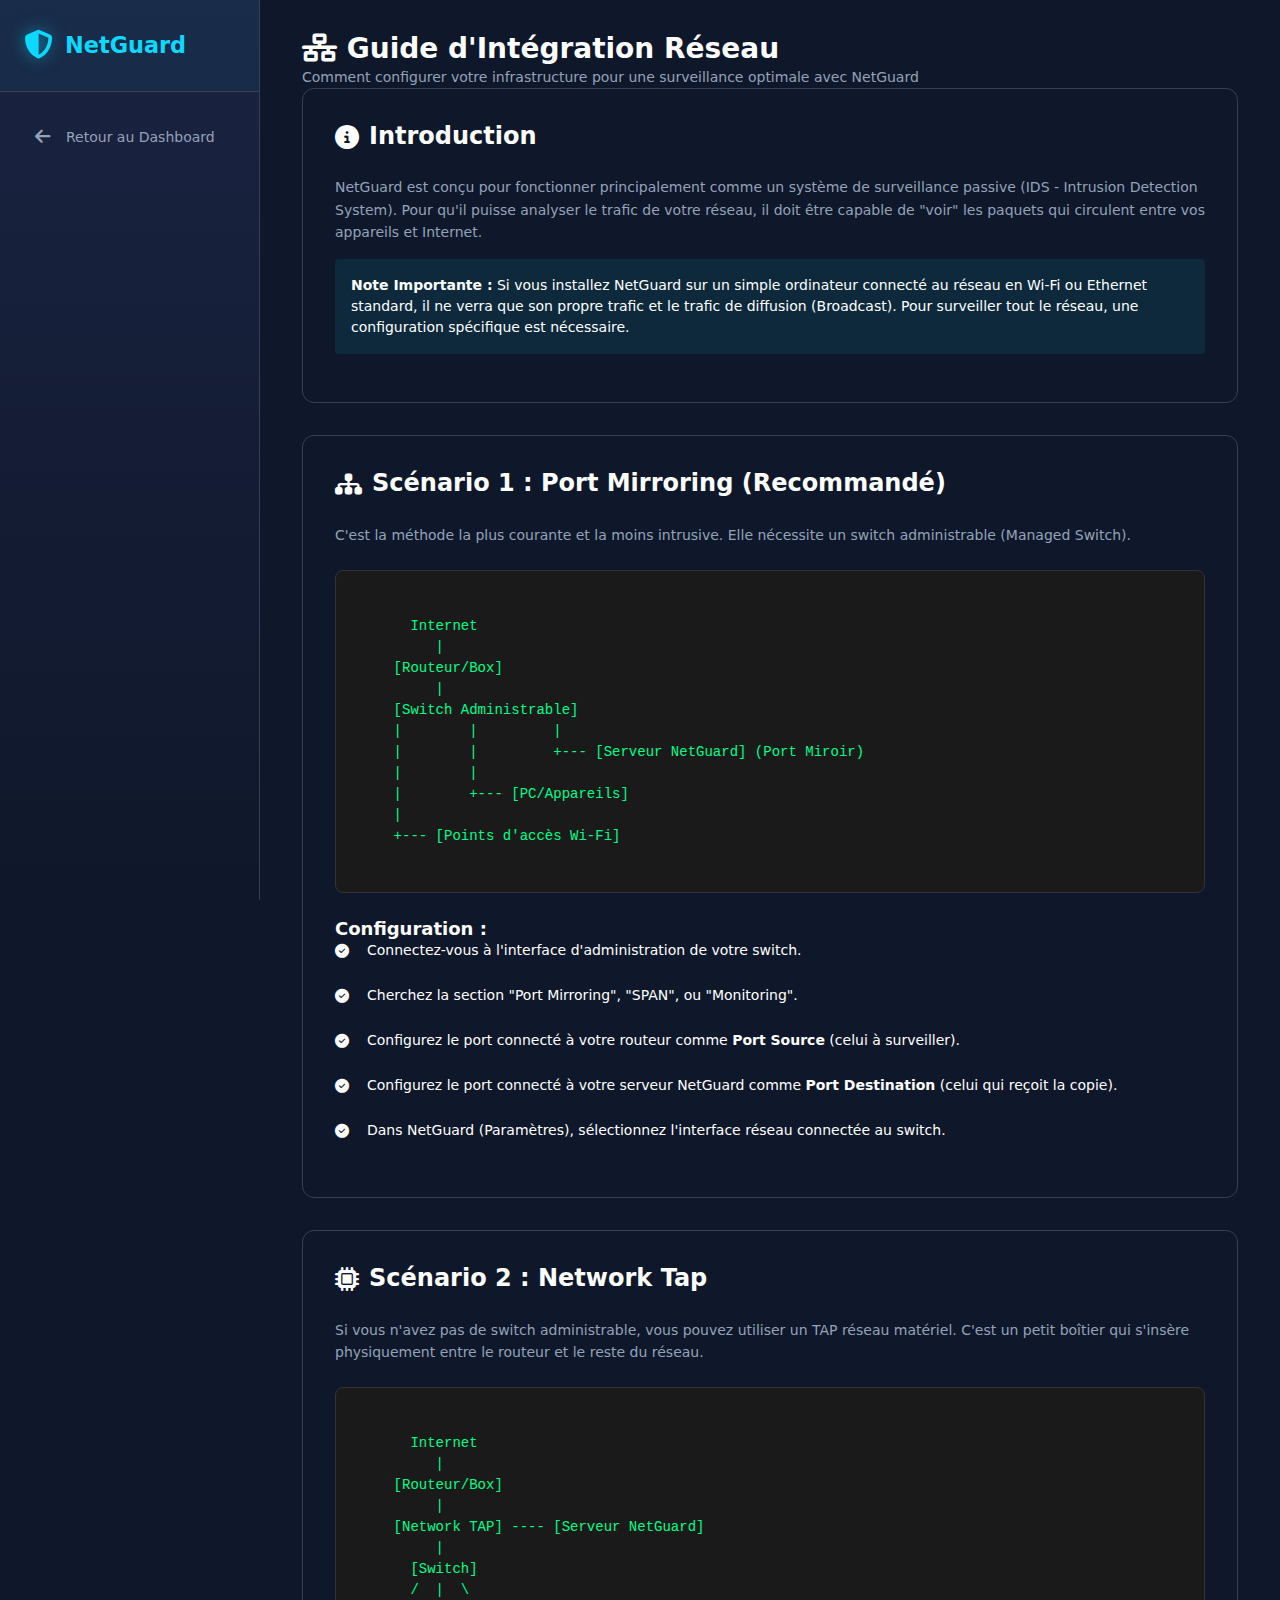
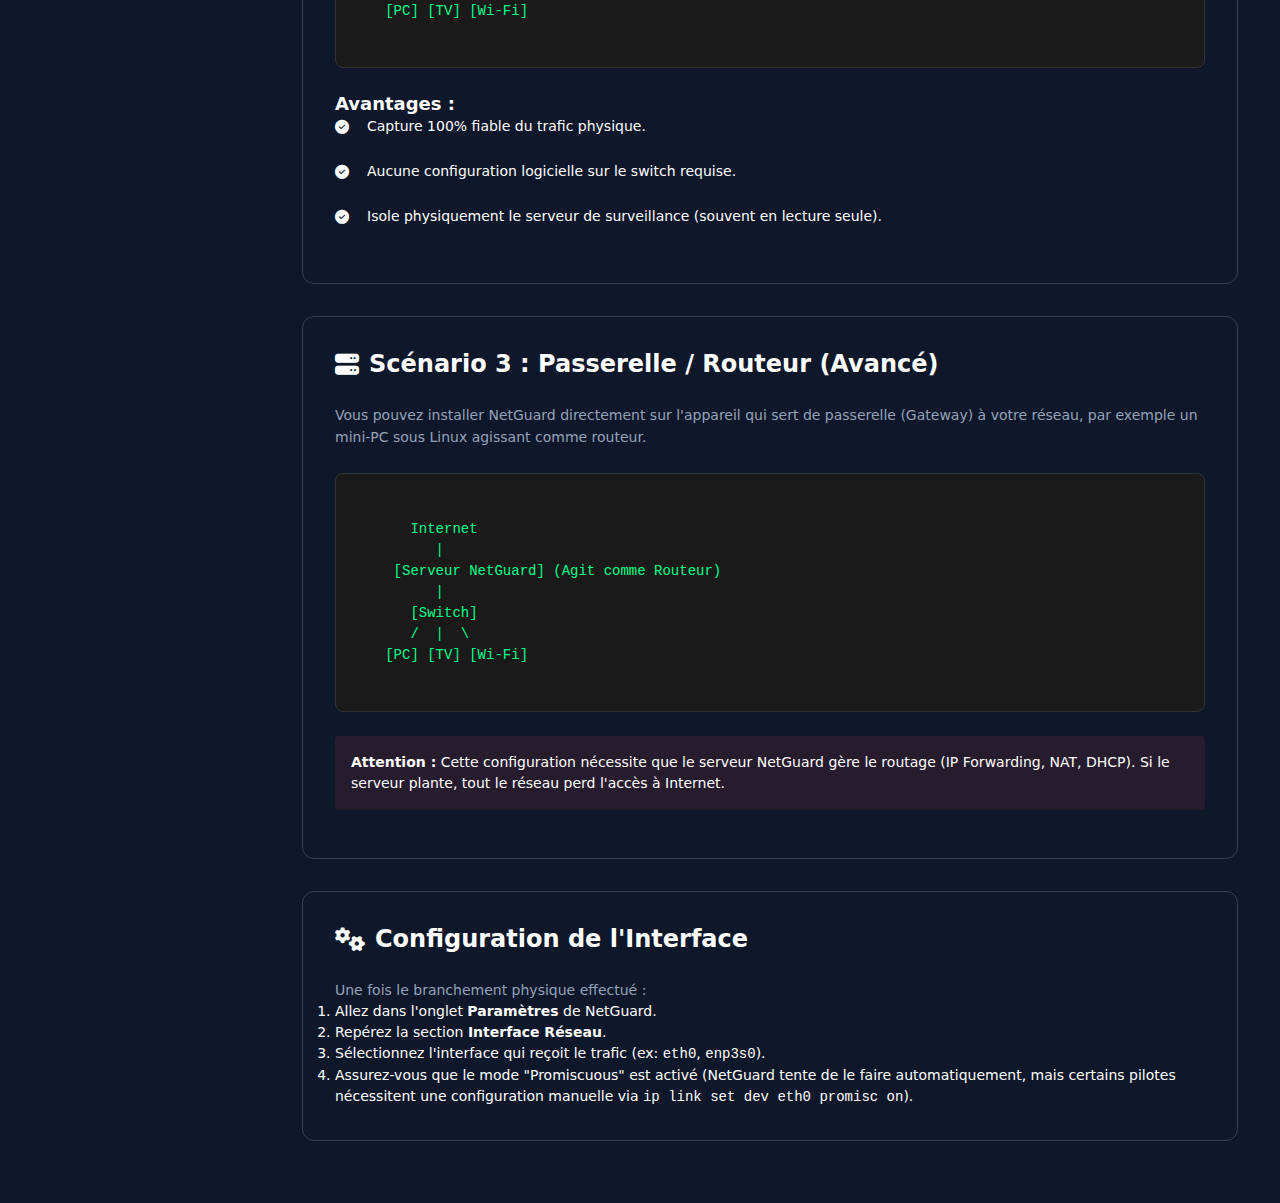
<file: firewall/wwwroot/setup.html>
<!DOCTYPE html>
<html lang="fr">
<head>
    <meta charset="UTF-8">
    <meta name="viewport" content="width=device-width, initial-scale=1.0">
    <title>Guide d'Installation R&eacute;seau - NetGuard</title>
    <link rel="stylesheet" href="css/style.css">
    <link rel="stylesheet" href="https://cdnjs.cloudflare.com/ajax/libs/font-awesome/6.5.1/css/all.min.css">
    <style>
        .setup-container {
            max-width: 1000px;
            margin: 0 auto;
            padding: 2rem;
        }
        .setup-section {
            background: var(--card-bg);
            border-radius: 12px;
            padding: 2rem;
            margin-bottom: 2rem;
            border: 1px solid var(--border-color);
        }
        .setup-title {
            color: var(--primary-color);
            font-size: 1.5rem;
            margin-bottom: 1.5rem;
            display: flex;
            align-items: center;
            gap: 10px;
        }
        .diagram {
            background: #1a1a1a;
            padding: 1.5rem;
            border-radius: 8px;
            font-family: monospace;
            white-space: pre;
            overflow-x: auto;
            margin: 1.5rem 0;
            color: #00ff88;
            border: 1px solid #333;
        }
        .step-list {
            list-style: none;
            padding: 0;
        }
        .step-item {
            margin-bottom: 1.5rem;
            padding-left: 2rem;
            position: relative;
        }
        .step-item::before {
            content: "\f058";
            font-family: "Font Awesome 6 Free";
            font-weight: 900;
            position: absolute;
            left: 0;
            color: var(--primary-color);
        }
        .warning-box {
            background: rgba(255, 71, 87, 0.1);
            border-left: 4px solid var(--danger-color);
            padding: 1rem;
            margin: 1rem 0;
            border-radius: 4px;
        }
        .info-box {
            background: rgba(0, 210, 211, 0.1);
            border-left: 4px solid var(--info-color);
            padding: 1rem;
            margin: 1rem 0;
            border-radius: 4px;
        }
    </style>
</head>
<body>
    <nav class="sidebar">
        <div class="logo">
            <span class="logo-icon"><i class="fas fa-shield-alt"></i></span>
            <span>NetGuard</span>
        </div>
        <ul class="nav-menu">
            <li class="nav-item" onclick="window.location.href='/'">
                <span class="nav-icon"><i class="fas fa-arrow-left"></i></span>
                <span>Retour au Dashboard</span>
            </li>
        </ul>
    </nav>

    <main class="main-content">
        <div class="setup-container">
            <header class="page-header">
                <h1><i class="fas fa-network-wired"></i> Guide d'Int&eacute;gration R&eacute;seau</h1>
                <p>Comment configurer votre infrastructure pour une surveillance optimale avec NetGuard</p>
            </header>

            <div class="setup-section">
                <h2 class="setup-title"><i class="fas fa-info-circle"></i> Introduction</h2>
                <p>NetGuard est con&ccedil;u pour fonctionner principalement comme un syst&egrave;me de surveillance passive (IDS - Intrusion Detection System). Pour qu'il puisse analyser le trafic de votre r&eacute;seau, il doit &ecirc;tre capable de "voir" les paquets qui circulent entre vos appareils et Internet.</p>
                <div class="info-box">
                    <strong>Note Importante :</strong> Si vous installez NetGuard sur un simple ordinateur connect&eacute; au r&eacute;seau en Wi-Fi ou Ethernet standard, il ne verra que son propre trafic et le trafic de diffusion (Broadcast). Pour surveiller tout le r&eacute;seau, une configuration sp&eacute;cifique est n&eacute;cessaire.
                </div>
            </div>

            <div class="setup-section">
                <h2 class="setup-title"><i class="fas fa-sitemap"></i> Sc&eacute;nario 1 : Port Mirroring (Recommand&eacute;)</h2>
                <p>C'est la m&eacute;thode la plus courante et la moins intrusive. Elle n&eacute;cessite un switch administrable (Managed Switch).</p>
                
                <div class="diagram">
      Internet
         |
    [Routeur/Box]
         |
    [Switch Administrable]
    |        |         |
    |        |         +--- [Serveur NetGuard] (Port Miroir)
    |        |
    |        +--- [PC/Appareils]
    |
    +--- [Points d'acc&egrave;s Wi-Fi]
                </div>

                <h3>Configuration :</h3>
                <ul class="step-list">
                    <li class="step-item">Connectez-vous &agrave; l'interface d'administration de votre switch.</li>
                    <li class="step-item">Cherchez la section "Port Mirroring", "SPAN", ou "Monitoring".</li>
                    <li class="step-item">Configurez le port connect&eacute; &agrave; votre routeur comme <strong>Port Source</strong> (celui &agrave; surveiller).</li>
                    <li class="step-item">Configurez le port connect&eacute; &agrave; votre serveur NetGuard comme <strong>Port Destination</strong> (celui qui re&ccedil;oit la copie).</li>
                    <li class="step-item">Dans NetGuard (Param&egrave;tres), s&eacute;lectionnez l'interface r&eacute;seau connect&eacute;e au switch.</li>
                </ul>
            </div>

            <div class="setup-section">
                <h2 class="setup-title"><i class="fas fa-microchip"></i> Sc&eacute;nario 2 : Network Tap</h2>
                <p>Si vous n'avez pas de switch administrable, vous pouvez utiliser un TAP r&eacute;seau mat&eacute;riel. C'est un petit bo&icirc;tier qui s'ins&egrave;re physiquement entre le routeur et le reste du r&eacute;seau.</p>

                <div class="diagram">
      Internet
         |
    [Routeur/Box]
         |
    [Network TAP] ---- [Serveur NetGuard]
         |
      [Switch]
      /  |  \
   [PC] [TV] [Wi-Fi]
                </div>

                <h3>Avantages :</h3>
                <ul class="step-list">
                    <li class="step-item">Capture 100% fiable du trafic physique.</li>
                    <li class="step-item">Aucune configuration logicielle sur le switch requise.</li>
                    <li class="step-item">Isole physiquement le serveur de surveillance (souvent en lecture seule).</li>
                </ul>
            </div>

            <div class="setup-section">
                <h2 class="setup-title"><i class="fas fa-server"></i> Sc&eacute;nario 3 : Passerelle / Routeur (Avanc&eacute;)</h2>
                <p>Vous pouvez installer NetGuard directement sur l'appareil qui sert de passerelle (Gateway) &agrave; votre r&eacute;seau, par exemple un mini-PC sous Linux agissant comme routeur.</p>

                <div class="diagram">
      Internet
         |
    [Serveur NetGuard] (Agit comme Routeur)
         |
      [Switch]
      /  |  \
   [PC] [TV] [Wi-Fi]
                </div>

                <div class="warning-box">
                    <strong>Attention :</strong> Cette configuration n&eacute;cessite que le serveur NetGuard g&egrave;re le routage (IP Forwarding, NAT, DHCP). Si le serveur plante, tout le r&eacute;seau perd l'acc&egrave;s &agrave; Internet.
                </div>
            </div>

            <div class="setup-section">
                <h2 class="setup-title"><i class="fas fa-cogs"></i> Configuration de l'Interface</h2>
                <p>Une fois le branchement physique effectu&eacute; :</p>
                <ol>
                    <li>Allez dans l'onglet <strong>Param&egrave;tres</strong> de NetGuard.</li>
                    <li>Rep&eacute;rez la section <strong>Interface R&eacute;seau</strong>.</li>
                    <li>S&eacute;lectionnez l'interface qui re&ccedil;oit le trafic (ex: <code>eth0</code>, <code>enp3s0</code>).</li>
                    <li>Assurez-vous que le mode "Promiscuous" est activ&eacute; (NetGuard tente de le faire automatiquement, mais certains pilotes n&eacute;cessitent une configuration manuelle via <code>ip link set dev eth0 promisc on</code>).</li>
                </ol>
            </div>
        </div>
    </main>
</body>
</html>
</file>
<file: firewall/wwwroot/css/style.css>
/* ==========================================
   WEBGUARD - MAIN STYLESHEET
   ==========================================
   Table of Contents:
   1. CSS Variables & Reset
   2. Base Elements
   3. Layout (Sidebar, Main Content)
   4. Components (Buttons, Cards, Badges, Tables)
   5. Forms & Inputs
   6. Navigation & Header
   7. Pages (Dashboard, Devices, etc.)
   8. Modals & Toasts
   9. Animations & Effects
   10. Responsive Design
   ========================================== */

/* ==========================================
   1. CSS VARIABLES & RESET
   ========================================== */
* {
    margin: 0;
    padding: 0;
    box-sizing: border-box;
}

:root {
    /* ========== NOUVELLE PALETTE ========== */
    /* Couleurs Primaires */
    --primary: #0DD9FF;
    --primary-hover: #0bc5e8;
    --primary-light: rgba(13, 217, 255, 0.15);
    
    /* Couleurs de Fond */
    --bg-primary: #0F172A;
    --bg-secondary: #1A2341;
    --bg-card: #1E293B;
    --bg-hover: #334155;
    --bg-table-alt: #1A2341;
    
    /* Couleurs de Texto */
    --text-primary: #FFFFFF;
    --text-secondary: #94A3B8;
    --text-muted: #64748B;
    
    /* Couleurs de Statut */
    --success: #22C55E;
    --success-light: rgba(34, 197, 94, 0.15);
    --warning: #F59E0B;
    --warning-light: rgba(245, 158, 11, 0.15);
    --danger: #EF4444;
    --danger-light: rgba(239, 68, 68, 0.15);
    --info: #0DD9FF;
    --info-light: rgba(13, 217, 255, 0.15);
    --neutral: #64748B;
    
    /* Bordures */
    --border-color: #334155;
    --border-radius-sm: 6px;
    --border-radius-md: 8px;
    --border-radius-lg: 12px;
    
    /* Ombres */
    --shadow-sm: 0 1px 3px rgba(0, 0, 0, 0.3);
    --shadow-md: 0 4px 12px rgba(0, 0, 0, 0.4);
    --shadow-lg: 0 8px 24px rgba(0, 0, 0, 0.5);
    
    /* ========== TYPOGRAPHIE ========== */
    --font-family: 'Inter', 'Segoe UI', system-ui, -apple-system, sans-serif;
    
    /* Tailles de police */
    --font-size-page-title: 28px;
    --font-size-section-title: 18px;
    --font-size-subtitle: 14px;
    --font-size-body: 14px;
    --font-size-label: 12px;
    --font-size-small: 12px;
    
    /* Poids de police */
    --font-weight-normal: 400;
    --font-weight-medium: 500;
    --font-weight-semibold: 600;
    --font-weight-bold: 700;
    
    /* ========== ESPACEMENTS ========== */
    --spacing-xs: 4px;
    --spacing-sm: 8px;
    --spacing-md: 12px;
    --spacing-lg: 16px;
    --spacing-xl: 20px;
    --spacing-2xl: 24px;
    --spacing-3xl: 32px;
    
    /* ========== COMPOSANTS ========== */
    /* Boutons */
    --btn-padding-x: 12px;
    --btn-padding-y: 10px;
    --btn-padding-x-sm: 10px;
    --btn-padding-y-sm: 8px;
    
    /* Cartes - Uniformise */
    --card-padding: 20px;
    --card-padding-header: 16px 20px;
    --card-padding-body: 20px;
    --card-padding-footer: 16px 20px;
    --card-border-radius: 8px;
    --card-border: 1px solid #334155;
    --card-gap: 24px;
    
    /* Stat Cards - Uniformise */
    --stat-card-padding: 20px;
    --stat-card-gap: 16px;
    --stat-icon-size: 2rem;
    --stat-value-size: 1.8rem;
    
    /* Tableaux */
    --table-padding-x: 12px;
    --table-padding-y: 10px;
    --table-header-bg: #1A2341;
    --table-row-alt: #0F172A;
    
    /* Modales */
    --modal-padding: 24px;
    --modal-width: 500px;
    --modal-backdrop: rgba(0, 0, 0, 0.8);
    
    /* Layout */
    --sidebar-width: 260px;
    --header-height: 64px;
    
    /* Transitions */
    --transition-fast: 0.15s ease;
    --transition-normal: 0.25s ease;
    --transition-slow: 0.4s ease;
    
    /* Legacy variables (pour compatibilite) */
    --accent-primary: var(--primary);
    --accent-secondary: #7C3AED;
    --accent-tertiary: #0DD9FF;
}

/* ==========================================
   2. BASE ELEMENTS
   ========================================== */
body {
    font-family: var(--font-family);
    font-size: var(--font-size-body);
    font-weight: var(--font-weight-normal);
    background: var(--bg-primary);
    color: var(--text-primary);
    min-height: 100vh;
    display: flex;
    line-height: 1.5;
}

a {
    color: var(--primary);
    text-decoration: none;
    transition: color var(--transition-fast);
}

a:hover {
    color: var(--primary-hover);
}

/* Titres */
h1 {
    font-size: var(--font-size-page-title);
    font-weight: var(--font-weight-semibold);
    color: var(--text-primary);
    line-height: 1.2;
}

h2 {
    font-size: 24px;
    font-weight: var(--font-weight-semibold);
    color: var(--text-primary);
    line-height: 1.3;
}

h3 {
    font-size: var(--font-size-section-title);
    font-weight: var(--font-weight-semibold);
    color: var(--text-primary);
    line-height: 1.3;
}

h4, h5, h6 {
    font-size: var(--font-size-subtitle);
    font-weight: var(--font-weight-semibold);
    color: var(--text-primary);
    line-height: 1.4;
}

p {
    font-size: var(--font-size-body);
    color: var(--text-secondary);
    line-height: 1.6;
}

/* Labels */
label, .label {
    font-size: var(--font-size-label);
    font-weight: var(--font-weight-medium);
    color: var(--text-secondary);
    text-transform: uppercase;
    letter-spacing: 0.5px;
}

/* Scrollbar Styling */
::-webkit-scrollbar {
    width: 8px;
    height: 8px;
}

::-webkit-scrollbar-track {
    background: var(--bg-secondary);
}

::-webkit-scrollbar-thumb {
    background: var(--border-color);
    border-radius: 4px;
}

::-webkit-scrollbar-thumb:hover {
    background: var(--bg-hover);
}

/* ==========================================
   3. LAYOUT
   ========================================== */
/* Sidebar */
.sidebar {
    width: var(--sidebar-width);
    background: linear-gradient(180deg, var(--bg-secondary) 0%, var(--bg-primary) 100%);
    height: 100vh;
    position: fixed;
    left: 0;
    top: 0;
    display: flex;
    flex-direction: column;
    border-right: 1px solid var(--border-color);
    z-index: 100;
}

.logo {
    padding: var(--spacing-2xl);
    display: flex;
    align-items: center;
    gap: 12px;
    font-size: 1.4rem;
    font-weight: var(--font-weight-bold);
    color: var(--primary);
    border-bottom: 1px solid var(--border-color);
    background: rgba(13, 217, 255, 0.05);
}

.logo-icon {
    font-size: 1.8rem;
    filter: drop-shadow(0 0 8px rgba(13, 217, 255, 0.5));
}

.nav-menu {
    list-style: none;
    padding: var(--spacing-lg) 0;
    flex: 1;
    overflow-y: auto;
}

.nav-item {
    padding: 14px var(--spacing-2xl);
    display: flex;
    align-items: center;
    gap: 14px;
    cursor: pointer;
    transition: all var(--transition-fast);
    color: var(--text-secondary);
    position: relative;
    margin: 2px var(--spacing-sm);
    border-radius: var(--border-radius-sm);
    font-size: var(--font-size-body);
}

.nav-item:hover {
    background: var(--primary-light);
    color: var(--text-primary);
}

.nav-item.active {
    background: var(--primary-light);
    color: var(--primary);
}

.nav-item.active::before {
    content: '';
    position: absolute;
    left: 0;
    top: 50%;
    transform: translateY(-50%);
    width: 3px;
    height: 60%;
    background: var(--primary);
    border-radius: 0 2px 2px 0;
}

.nav-icon {
    font-size: 1.1rem;
    width: 20px;
    text-align: center;
}

.nav-badge {
    background: var(--danger);
    color: white;
    padding: 2px 8px;
    border-radius: 10px;
    font-size: var(--font-size-small);
    font-weight: var(--font-weight-semibold);
    margin-left: auto;
    animation: pulse-badge 2s infinite;
}

@keyframes pulse-badge {
    0%, 100% { transform: scale(1); }
    50% { transform: scale(1.05); }
}

.status-indicator {
    padding: var(--spacing-lg) var(--spacing-2xl);
    border-top: 1px solid var(--border-color);
    display: flex;
    align-items: center;
    gap: 10px;
    font-size: var(--font-size-small);
    color: var(--text-secondary);
    background: rgba(0, 0, 0, 0.2);
}

.status-dot {
    width: 10px;
    height: 10px;
    border-radius: 50%;
    background: var(--danger);
    box-shadow: 0 0 8px var(--danger);
}

.status-dot.active {
    background: var(--success);
    box-shadow: 0 0 8px var(--success);
    animation: pulse-dot 2s infinite;
}

@keyframes pulse-dot {
    0%, 100% { opacity: 1; }
    50% { opacity: 0.6; }
}

/* Main Content */
.main-content {
    margin-left: var(--sidebar-width);
    flex: 1;
    min-height: 100vh;
    background: var(--bg-primary);
}

.top-bar {
    background: var(--bg-secondary);
    padding: var(--spacing-lg) var(--spacing-3xl);
    display: flex;
    justify-content: space-between;
    align-items: center;
    border-bottom: 1px solid var(--border-color);
    position: sticky;
    top: 0;
    z-index: 50;
    height: var(--header-height);
}

.top-bar h1 {
    font-size: var(--font-size-page-title);
    font-weight: var(--font-weight-semibold);
}

.header-actions {
    display: flex;
    align-items: center;
    gap: var(--spacing-2xl);
}

.search-bar {
    display: flex;
    align-items: center;
    background: var(--bg-primary);
    padding: var(--spacing-md) var(--spacing-lg);
    border-radius: var(--border-radius-md);
    border: 1px solid var(--border-color);
    transition: border-color var(--transition-fast);
}

.search-bar:focus-within {
    border-color: var(--primary);
}

.search-bar input {
    background: transparent;
    border: none;
    color: var(--text-primary);
    margin-left: 10px;
    outline: none;
    width: 180px;
    font-size: var(--font-size-body);
}

.search-bar input::placeholder {
    color: var(--text-muted);
}

.notification-bell {
    position: relative;
    cursor: pointer;
    font-size: 1.3rem;
    color: var(--text-secondary);
    transition: color var(--transition-fast);
}

.notification-bell:hover {
    color: var(--text-primary);
}

.notification-count {
    position: absolute;
    top: -6px;
    right: -8px;
    background: var(--danger);
    color: white;
    font-size: 10px;
    padding: 2px 6px;
    border-radius: 8px;
    min-width: 16px;
    text-align: center;
    font-weight: var(--font-weight-semibold);
}

.user-profile {
    font-size: 1.5rem;
    cursor: pointer;
    color: var(--text-secondary);
    transition: color var(--transition-fast);
}

.user-profile:hover {
    color: var(--primary);
}

/* ==========================================
   4. COMPONENTS - BUTTONS
   ========================================== */
.btn {
    padding: var(--btn-padding-y) var(--btn-padding-x);
    border: none;
    border-radius: var(--border-radius-sm);
    cursor: pointer;
    font-size: var(--font-size-body);
    font-weight: var(--font-weight-medium);
    display: inline-flex;
    align-items: center;
    justify-content: center;
    gap: 8px;
    transition: all var(--transition-fast);
    white-space: nowrap;
}

.btn:disabled {
    opacity: 0.5;
    cursor: not-allowed;
}

.btn i {
    font-size: 0.9em;
}

/* Primary Button - Cyan */
.btn-primary {
    background: var(--primary);
    color: var(--bg-primary);
    box-shadow: 0 2px 8px rgba(13, 217, 255, 0.3);
}

.btn-primary:hover:not(:disabled) {
    background: var(--primary-hover);
    transform: translateY(-1px);
    box-shadow: 0 4px 12px rgba(13, 217, 255, 0.4);
}

/* Secondary Button - Gris/Neutre */
.btn-secondary {
    background: var(--bg-hover);
    color: var(--text-primary);
    border: 1px solid var(--border-color);
}

.btn-secondary:hover:not(:disabled) {
    background: var(--neutral);
    border-color: var(--neutral);
}

/* Success Button - Vert */
.btn-success {
    background: var(--success);
    color: white;
}

.btn-success:hover:not(:disabled) {
    background: #1ea550;
    transform: translateY(-1px);
}

/* Warning Button - Orange */
.btn-warning {
    background: var(--warning);
    color: var,--bg-primary);
}

.btn-warning:hover:not(:disabled) {
    background: #d97706;
    transform: translateY(-1px);
}

/* Danger Button - Rouge */
.btn-danger {
    background: var(--danger);
    color: white;
}

.btn-danger:hover:not(:disabled) {
    background: #dc2626;
    transform: translateY(-1px);
}

/* Button Sizes */
.btn-sm {
    padding: var(--btn-padding-y-sm) var(--btn-padding-x-sm);
    font-size: var(--font-size-small);
}

.btn-lg {
    padding: 14px 28px;
    font-size: 16px;
}

/* Outline Buttons */
.btn-outline {
    background: transparent;
    border: 1px solid var(--border-color);
    color: var(--text-secondary);
}

.btn-outline:hover:not(:disabled) {
    background: var(--bg-hover);
    color: var,--text-primary);
    border-color: var(--text-muted);
}

.btn-outline-primary {
    background: transparent;
    border: 1px solid var(--primary);
    color: var(--primary);
}

.btn-outline-primary:hover:not(:disabled) {
    background: var(--primary);
    color: var(--bg-primary);
}

/* ==========================================
   4. COMPONENTS - CARDS
   ========================================== */
.card {
    background: var(--bg-card);
    border-radius: var(--card-border-radius);
    border: var(--card-border);
    margin-bottom: var(--card-gap);
    overflow: hidden;
}

.card-header {
    padding: var(--card-padding-header);
    border-bottom: 1px solid var(--border-color);
    display: flex;
    justify-content: space-between;
    align-items: center;
    background: var(--bg-secondary);
    min-height: 56px;
}

.card-header h3 {
    font-size: var(--font-size-section-title);
    font-weight: var(--font-weight-semibold);
    display: flex;
    align-items: center;
    gap: 10px;
    color: var(--text-primary);
    margin: 0;
}

.card-header h3 i {
    color: var(--primary);
    font-size: 1rem;
}

.card-body {
    padding: var(--card-padding-body);
}

.card-footer {
    padding: var(--card-padding-footer);
    border-top: 1px solid var(--border-color);
    background: var(--bg-secondary);
}

/* Stats Cards Grid - Uniformise */
.stats-grid {
    display: grid;
    grid-template-columns: repeat(auto-fit, minmax(220px, 1fr));
    gap: var(--card-gap);
    margin-bottom: var(--card-gap);
}

.stat-card {
    background: var(--bg-card);
    padding: var(--stat-card-padding);
    border-radius: var(--card-border-radius);
    display: flex;
    align-items: center;
    gap: var(--stat-card-gap);
    border: var(--card-border);
    transition: all var(--transition-fast);
    min-height: 88px;
}

.stat-card:hover {
    transform: translateY(-2px);
    box-shadow: var(--shadow-md);
}

/* Stat Card Variants avec bordure gauche */
.stat-card.success { border-left: 4px solid var(--success); }
.stat-card.warning { border-left: 4px solid var(--warning); }
.stat-card.danger { border-left: 4px solid var(--danger); }
.stat-card.info { border-left: 4px solid var(--info); }

.stat-icon {
    font-size: var(--stat-icon-size);
    opacity: 0.9;
    width: 48px;
    height: 48px;
    display: flex;
    align-items: center;
    justify-content: center;
    flex-shrink: 0;
}

.stat-info {
    flex: 1;
    min-width: 0;
}

.stat-value {
    font-size: var(--stat-value-size);
    font-weight: var(--font-weight-bold);
    display: block;
    line-height: 1.2;
    color: var(--text-primary);
}

.stat-label {
    color: var(--text-secondary);
    font-size: var(--font-size-small);
    margin-top: 4px;
    display: block;
}

/* Dashboard Cards - Uniformise */
.dashboard-card {
    margin-bottom: var(--card-gap);
}

.dashboard-card .card-body {
    padding: var(--card-padding-body);
}

/* ==========================================
   4. COMPONENTS - BADGES
   ========================================== */
.badge, .status-badge {
    padding: 4px 10px;
    border-radius: var(--border-radius-sm);
    font-size: var(--font-size-small);
    font-weight: var(--font-weight-semibold);
    display: inline-flex;
    align-items: center;
    gap: 4px;
}

.status-badge.online {
    background: var(--success-light);
    color: var(--success);
}

.status-badge.offline {
    background: var(--danger-light);
    color: var(--danger);
}

.status-badge.unknown {
    background: var(--warning-light);
    color: var(--warning);
}

.status-badge.blocked {
    background: var(--danger-light);
    color: var(--danger);
    font-weight: var(--font-weight-bold);
}

/* Severity Badges */
.severity-badge {
    padding: 4px 10px;
    border-radius: var(--border-radius-sm);
    font-size: var(--font-size-small);
    font-weight: var(--font-weight-semibold);
}

.severity-badge.severity-Critical,
.severity-badge.severity-3 {
    background: var(--danger-light);
    color: var(--danger);
}

.severity-badge.severity-Warning,
.severity-badge.severity-2 {
    background: var(--warning-light);
    color: var(--warning);
}

.severity-badge.severity-Info,
.severity-badge.severity-1,
.severity-badge.severity-0 {
    background: var(--info-light);
    color: var(--info);
}

/* ==========================================
   4. COMPONENTS - TABLES
   ========================================== */
.data-table {
    width: 100%;
    border-collapse: collapse;
}

.data-table th,
.data-table td {
    padding: var(--table-padding-y) var(--table-padding-x);
    text-align: left;
    border-bottom: 1px solid var(--border-color);
}

.data-table th {
    background: var(--table-header-bg);
    color: var(--text-secondary);
    font-weight: var(--font-weight-semibold);
    font-size: var(--font-size-label);
    text-transform: uppercase;
    letter-spacing: 0.5px;
}

.data-table tbody tr {
    background: var(--bg-primary);
    transition: background var(--transition-fast);
}

.data-table tbody tr:nth-child(even) {
    background: var(--table-row-alt);
}

.data-table tbody tr:hover {
    background: var(--bg-hover);
}

.data-table tbody tr.unread {
    background: var(--primary-light);
}

/* Actions alignees a droite */
.data-table td:last-child {
    text-align: right;
}

.data-table .action-buttons {
    display: flex;
    gap: 6px;
    justify-content: flex-end;
}

.table-container {
    max-height: 500px;
    overflow-y: auto;
    border: 1px solid var(--border-color);
    border-radius: var(--border-radius-md);
}

/* Sortable Tables */
.sortable-table th.sortable {
    cursor: pointer;
    user-select: none;
}

.sortable-table th.sortable:hover {
    background: var(--bg-hover);
}

.sortable-table th.sortable i {
    margin-left: 8px;
    opacity: 0.4;
}

.sortable-table th.sortable.asc i,
.sortable-table th.sortable.desc i {
    opacity: 1;
    color: var(--primary);
}

/* ==========================================
   5. FORMS & INPUTS
   ========================================== */
.form-group {
    margin-bottom: var(--spacing-lg);
}

.form-group label {
    display: block;
    font-size: var(--font-size-label);
    color: var(--text-secondary);
    margin-bottom: var(--spacing-sm);
    font-weight: var(--font-weight-medium);
    text-transform: uppercase;
    letter-spacing: 0.5px;
}

.form-control {
    width: 100%;
    padding: var(--spacing-md) var(--spacing-lg);
    border: 1px solid var(--border-color);
    border-radius: var(--border-radius-sm);
    background: var(--bg-primary);
    color: var(--text-primary);
    font-size: var(--font-size-body);
    transition: all var(--transition-fast);
}

.form-control:focus {
    outline: none;
    border-color: var(--primary);
    box-shadow: 0 0 0 3px var(--primary-light);
}

.form-control::placeholder {
    color: var(--text-muted);
}

select.form-control {
    cursor: pointer;
    appearance: none;
    background-image: url("data:image/svg+xml;charset=UTF-8,%3csvg xmlns='http://www.w3.org/2000/svg' viewBox='0 0 24 24' fill='none' stroke='%2394A3B8' stroke-width='2'%3e%3cpolyline points='6 9 12 15 18 9'%3e%3c/polyline%3e%3c/svg%3e");
    background-repeat: no-repeat;
    background-position: right 12px center;
    background-size: 1em;
    padding-right: 36px;
}

.form-row {
    display: flex;
    gap: var(--spacing-lg);
}

.form-row .form-group {
    flex: 1;
}

/* Switch Toggle */
.switch {
    position: relative;
    display: inline-block;
    width: 48px;
    height: 26px;
}

.switch input {
    opacity: 0;
    width: 0;
    height: 0;
}

.slider {
    position: absolute;
    cursor: pointer;
    top: 0;
    left: 0;
    right: 0;
    bottom: 0;
    background-color: var(--bg-primary);
    border: 1px solid var(--border-color);
    transition: var(--transition-normal);
    border-radius: 26px;
}

.slider:before {
    position: absolute;
    content: "";
    height: 18px;
    width: 18px;
    left: 3px;
    bottom: 3px;
    background-color: var(--text-secondary);
    transition: var(--transition-normal);
    border-radius: 50%;
}

input:checked + .slider {
    background-color: var(--success);
    border-color: var(--success);
}

input:checked + .slider:before {
    transform: translateX(22px);
    background-color: white;
}

/* Filter Bar */
.filter-bar {
    display: flex;
    gap: var(--spacing-sm);
    margin-bottom: var(--spacing-lg);
    flex-wrap: wrap;
    background: var(--bg-secondary);
    padding: var(--spacing-lg);
    border-radius: var(--border-radius-md);
    border: 1px solid var(--border-color);
}

.filter-buttons {
    display: flex;
    gap: 6px;
}

.filter-buttons .btn-filter {
    background: var(--bg-primary);
    color: var(--text-secondary);
    border: 1px solid var(--border-color);
    padding: var(--btn-padding-y-sm) var(--btn-padding-x-sm);
    font-size: var(--font-size-small);
}

.filter-buttons .btn-filter:hover {
    background: var(--bg-hover);
    color: var(--text-primary);
    border-color: var(--text-muted);
}

.filter-buttons .btn-filter.active {
    background: var(--primary);
    color: var(--bg-primary);
    border-color: var(--primary);
}

/* ==========================================
   6. PAGES
   ========================================== */
.page {
    display: none;
    padding: var(--spacing-3xl);
}

.page.active {
    display: block;
}

/* Dashboard Specific */
.dashboard-grid {
    display: grid;
    grid-template-columns: repeat(auto-fit, minmax(400px, 1fr));
    gap: var(--spacing-2xl);
}

.dashboard-grid-bottom {
    display: grid;
    grid-template-columns: 2fr 1fr;
    gap: var(--spacing-2xl);
}

/* Traffic Overview */
.traffic-overview-grid {
    display: grid;
    grid-template-columns: 1fr 1fr;
    gap: var(--spacing-2xl);
    align-items: center;
}

.traffic-visual {
    display: flex;
    flex-direction: column;
    align-items: center;
    justify-content: center;
    padding: var(--spacing-2xl);
}

.shield-icon {
    font-size: 4rem;
    color: var(--primary);
    filter: drop-shadow(0 0 20px rgba(13, 217, 255, 0.4));
}

.traffic-stats-text {
    margin-top: var(--spacing-lg);
    font-size: var(--font-size-body);
}

.dot {
    display: inline-block;
    width: 10px;
    height: 10px;
    border-radius: 50%;
    margin-right: 6px;
}

.dot.allowed { background: var(--primary); }
.dot.blocked { background: var(--danger); }

.traffic-charts {
    display: flex;
    justify-content: space-around;
    align-items: center;
}

.chart-container {
    width: 120px;
    height: 120px;
}

.donut-chart {
    width: 100%;
    height: 100%;
    border-radius: 50%;
    background: conic-gradient(var(--primary) 0% calc(var(--percent, 0) * 1%), var(--bg-secondary) calc(var(--percent, 0) * 1%) 100%);
    display: flex;
    align-items: center;
    justify-content: center;
    position: relative;
}

.donut-chart.blocked {
    background: conic-gradient(var(--danger) 0% calc(var(--percent, 0) * 1%), var(--bg-secondary) calc(var(--percent, 0) * 1%) 100%);
}

.donut-chart::before {
    content: '';
    position: absolute;
    width: 75%;
    height: 75%;
    background: var(--bg-card);
    border-radius: 50%;
}

.center-text {
    position: relative;
    z-index: 1;
    text-align: center;
}

.center-text .label {
    font-size: var(--font-size-small);
    color: var(--text-secondary);
    display: block;
}

.center-text .value {
    font-size: 1.3rem;
    font-weight: var(--font-weight-bold);
    color: var(--text-primary);
}

/* Threats List */
.threats-list {
    display: flex;
    flex-direction: column;
    gap: var(--spacing-sm);
}

.threat-item {
    display: flex;
    align-items: center;
    justify-content: space-between;
    padding: var(--spacing-md) var(--spacing-lg);
    background: var(--bg-secondary);
    border-radius: var(--border-radius-sm);
    border-left: 3px solid var(--danger);
}

.threat-name {
    font-family: monospace;
    font-size: var(--font-size-body);
}

.threat-type {
    color: var(--text-secondary);
    font-size: var(--font-size-small);
}

.threat-count {
    background: var(--danger);
    color: white;
    padding: 4px 10px;
    border-radius: 12px;
    font-size: var(--font-size-small);
    font-weight: var(--font-weight-semibold);
}

/* System Status */
.system-status-body {
    display: flex;
    flex-direction: column;
    gap: var(--spacing-lg);
}

.status-item {
    display: flex;
    align-items: center;
    gap: 12px;
    font-size: var(--font-size-body);
}

.status-item i.success { color: var(--success); }
.status-item i.warning { color: var(--warning); }
.status-item i.danger { color: var(--danger); }

/* Live Events */
.live-indicator {
    display: flex;
    align-items: center;
    gap: 8px;
    font-size: var(--font-size-small);
    color: var(--danger);
    font-weight: var(--font-weight-bold);
    text-transform: uppercase;
}

.live-dot {
    width: 10px;
    height: 10px;
    background: var(--danger);
    border-radius: 50%;
    animation: live-pulse 1.5s infinite;
}

@keyframes live-pulse {
    0%, 100% { opacity: 1; transform: scale(1); }
    50% { opacity: 0.5; transform: scale(1.2); }
}

.block-events-container {
    max-height: 300px;
    overflow-y: auto;
    display: flex;
    flex-direction: column;
    gap: var(--spacing-sm);
}

.block-event-item {
    display: flex;
    align-items: center;
    gap: var(--spacing-lg);
    padding: var(--spacing-lg);
    background: var(--bg-secondary);
    border-radius: var(--border-radius-sm);
    border-left: 3px solid var(--danger);
    animation: slideInEvent 0.3s ease;
}

@keyframes slideInEvent {
    from { opacity: 0; transform: translateX(-20px); }
    to { opacity: 1; transform: translateX(0); }
}

.block-event-icon {
    font-size: 1.5rem;
    color: var(--danger);
}

.block-event-info { flex: 1; }
.block-event-title { font-weight: var(--font-weight-semibold); margin-bottom: 4px; }
.block-event-details { font-size: var(--font-size-small); color: var(--text-secondary); font-family: monospace; }
.block-event-time { font-size: var(--font-size-small); color: var(--text-muted); }

/* Cameras Grid - Uniformise */
.cameras-grid {
    display: grid;
    grid-template-columns: repeat(auto-fill, minmax(320px, 1fr));
    gap: var(--card-gap);
}

.camera-card {
    background: var(--bg-card);
    border-radius: var(--card-border-radius);
    overflow: hidden;
    border: var(--card-border);
    transition: all var(--transition-fast);
}

.camera-card:hover {
    transform: translateY(-4px);
    box-shadow: var(--shadow-lg);
}

.camera-card.vulnerable {
    border-color: var(--danger);
    box-shadow: 0 0 15px var(--danger-light);
}

.camera-card.secured {
    border-color: var(--success);
}

.camera-preview {
    height: 180px;
    background: var(--bg-primary);
    display: flex;
    align-items: center;
    justify-content: center;
    position: relative;
    cursor: pointer;
}

.camera-preview img {
    width: 100%;
    height: 100%;
    object-fit: cover;
}

.camera-preview-placeholder {
    display: flex;
    flex-direction: column;
    align-items: center;
    color: var(--text-secondary);
}

.camera-preview-placeholder span {
    font-size: 3rem;
    margin-bottom: 10px;
}

.camera-status-overlay {
    position: absolute;
    top: 10px;
    right: 10px;
    display: flex;
    gap: 5px;
}

.camera-status-badge {
    padding: 4px 8px;
    border-radius: 4px;
    font-size: var(--font-size-small);
    font-weight: var(--font-weight-bold);
}

.camera-status-badge.online { background: var(--success); color: var(--bg-primary); }
.camera-status-badge.offline { background: var(--danger); color: white; }
.camera-status-badge.vulnerable { background: var(--danger); color: white; animation: blink 1s infinite; }

@keyframes blink { 50% { opacity: 0.5; } }

.camera-info { 
    padding: var(--card-padding-body); 
}

.camera-name { 
    font-weight: var(--font-weight-semibold); 
    margin-bottom: 8px; 
    display: flex; 
    align-items: center; 
    gap: 8px; 
}

.camera-address { 
    font-family: monospace; 
    font-size: var(--font-size-small); 
    color: var(--text-secondary); 
    margin-bottom: var(--spacing-md); 
}

.camera-meta { 
    display: flex; 
    gap: 15px; 
    font-size: var(--font-size-small); 
    color: var(--text-secondary); 
    margin-bottom: var(--spacing-md); 
}

.camera-actions { 
    display: flex; 
    gap: 8px; 
    flex-wrap: wrap;
    padding-top: var(--spacing-md);
    border-top: 1px solid var(--border-color);
    margin-top: var(--spacing-md);
}

.camera-password-status {
    padding: var(--spacing-md) var(--spacing-lg);
    border-radius: var(--border-radius-sm);
    font-size: var(--font-size-small);
    margin-bottom: var(--spacing-md);
}

.camera-password-status.default {
    background: var(--danger-light);
    color: var(--danger);
    border: 1px solid var(--danger);
}

.camera-password-status.custom {
    background: var(--success-light);
    color: var(--success);
    border: 1px solid var(--success);
}

/* ==========================================
   7. PARENTAL CONTROL - Uniformise
   ========================================== */
.parental-grid {
    display: grid;
    grid-template-columns: repeat(auto-fill, minmax(350px, 1fr));
    gap: var(--card-gap);
}

.profile-card {
    background: var(--bg-card);
    border-radius: var(--card-border-radius);
    border: var(--card-border);
    padding: var(--card-padding-body);
    position: relative;
    overflow: hidden;
    transition: all var(--transition-fast);
}

.profile-card:hover {
    transform: translateY(-4px);
    box-shadow: var(--shadow-lg);
}

.profile-status-indicator {
    position: absolute;
    top: 0;
    left: 0;
    right: 0;
    height: 4px;
}

.profile-header {
    display: flex;
    align-items: center;
    gap: var(--stat-card-gap);
    margin-bottom: var(--spacing-xl);
}

.profile-avatar {
    width: 60px;
    height: 60px;
    border-radius: 50%;
    border: 3px solid var(--profile-color, var(--primary));
    display: flex;
    align-items: center;
    justify-content: center;
    background: var(--bg-secondary);
    overflow: hidden;
    flex-shrink: 0;
}

.profile-avatar-img { width: 100%; height: 100%; object-fit: cover; }
.profile-avatar-emoji { font-size: 2rem; }
.profile-info { flex: 1; min-width: 0; }
.profile-name { font-size: 1.2rem; font-weight: var(--font-weight-semibold); margin-bottom: 4px; }
.profile-status { font-size: var(--font-size-small); font-weight: var(--font-weight-medium); }

.btn-pause {
    width: 48px;
    height: 48px;
    border-radius: 50%;
    font-size: 1.2rem;
    box-shadow: var(--shadow-md);
    flex-shrink: 0;
}

.btn-pause:hover { transform: scale(1.1); }

.profile-time { margin-bottom: var(--spacing-lg); }
.time-label { font-size: var(--font-size-small); color: var(--text-secondary); margin-bottom: 8px; display: block; }

.time-bar {
    height: 8px;
    background: var(--bg-secondary);
    border-radius: 4px;
    overflow: hidden;
}

.time-bar-fill {
    height: 100%;
    border-radius: 4px;
    transition: width 0.5s ease;
}

.time-value { font-size: var(--font-size-body); font-weight: var(--font-weight-medium); margin-top: 6px; display: block; }

.profile-devices {
    display: flex;
    align-items: center;
    gap: 8px;
    font-size: var(--font-size-small);
    color: var(--text-secondary);
    margin-bottom: var(--spacing-lg);
    padding: var(--spacing-md) var(--spacing-lg);
    background: var(--bg-secondary);
    border-radius: var(--border-radius-sm);
}

.profile-block-reason,
.profile-next-time {
    font-size: var(--font-size-small);
    padding: var(--spacing-md) var(--spacing-lg);
    border-radius: var(--border-radius-sm);
    margin-bottom: var(--spacing-md);
    display: flex;
    align-items: center;
    gap: 8px;
}

.profile-block-reason {
    background: var(--danger-light);
    color: var(--danger);
    border: 1px solid var(--danger);
}

.profile-next-time {
    background: var(--warning-light);
    color: var(--warning);
}

.profile-actions {
    display: flex;
    gap: 8px;
    flex-wrap: wrap;
    margin-top: var(--spacing-lg);
    padding-top: var(--spacing-lg);
    border-top: 1px solid var(--border-color);
}

/* Profile Section in Modal */
.profile-section {
    margin-bottom: var(--spacing-2xl);
    padding-bottom: var(--spacing-2xl);
    border-bottom: 1px solid var(--border-color);
}

.profile-section:last-child {
    border-bottom: none;
    margin-bottom: 0;
    padding-bottom: 0;
}

.profile-section h4 {
    color: var(--primary);
    margin-bottom: var(--spacing-lg);
    font-size: var(--font-size-section-title);
    display: flex;
    align-items: center;
    gap: 10px;
}

.profile-section h4 i {
    font-size: 1.1rem;
}

/* Schedule Grid */
.schedule-grid {
    display: flex;
    flex-direction: column;
    gap: 8px;
}

.schedule-row {
    display: flex;
    align-items: center;
    gap: 10px;
    padding: var(--spacing-md) var(--spacing-lg);
    background: var(--bg-secondary);
    border-radius: var(--border-radius-sm);
}

.day-label {
    width: 40px;
    font-weight: var(--font-weight-semibold);
    font-size: var(--font-size-body);
}

.schedule-times {
    display: flex;
    align-items: center;
    gap: 10px;
    flex: 1;
}

.schedule-times input[type="time"] {
    padding: 6px 10px;
    background: var(--bg-primary);
    border: 1px solid var(--border-color);
    border-radius: var(--border-radius-sm);
    color: var(--text-primary);
    font-size: var(--font-size-body);
}

.schedule-times input[type="time"]:disabled { opacity: 0.5; }

.schedule-enabled {
    display: flex;
    align-items: center;
    justify-content: center;
    width: 30px;
    height: 30px;
    border-radius: var(--border-radius-sm);
    background: var(--bg-primary);
    cursor: pointer;
}

.schedule-enabled input { display: none; }
.schedule-enabled i { color: var(--text-secondary); }
.schedule-enabled input:checked + i { color: var(--success); }

/* Filter Categories */
.filter-categories-grid {
    display: grid;
    grid-template-columns: repeat(auto-fill, minmax(200px, 1fr));
    gap: 10px;
}

.filter-category {
    display: flex;
    align-items: center;
    gap: 12px;
    padding: var(--spacing-md);
    background: var(--bg-secondary);
    border-radius: var(--border-radius-md);
    cursor: pointer;
    border: 2px solid transparent;
    transition: all var(--transition-fast);
}

.filter-category:hover {
    border-color: var(--cat-color, var(--primary));
}

.filter-category input { display: none; }

.filter-category input:checked ~ .category-icon {
    background: var(--cat-color, var(--primary));
    color: white;
}

.category-icon {
    width: 40px;
    height: 40px;
    border-radius: var(--border-radius-md);
    background: var(--bg-primary);
    display: flex;
    align-items: center;
    justify-content: center;
    font-size: 1.1rem;
    color: var(--text-secondary);
    transition: all var(--transition-fast);
}

.category-info { flex: 1; }
.category-name { display: block; font-weight: var(--font-weight-medium); font-size: var(--font-size-body); }
.category-desc { display: block; font-size: var(--font-size-small); color: var(--text-secondary); margin-top: 2px; }

/* Usage Chart */
.usage-chart {
    display: flex;
    align-items: flex-end;
    justify-content: space-around;
    height: 150px;
    padding: 10px;
    background: var(--bg-secondary);
    border-radius: var(--border-radius-md);
}

.usage-bar-container {
    display: flex;
    flex-direction: column;
    align-items: center;
    gap: 5px;
    height: 100%;
    flex: 1;
}

.usage-bar {
    width: 30px;
    border-radius: 4px 4px 0 0;
    transition: height 0.5s ease;
}

.usage-label { font-size: var(--font-size-small); color: var(--text-secondary); }
.usage-value { font-size: var(--font-size-small); font-weight: var(--font-weight-medium); }

/* ==========================================
   8. MODALS & TOASTS
   ========================================== */
.modal {
    display: none;
    position: fixed;
    top: 0;
    left: 0;
    width: 100%;
    height: 100%;
    background: var(--modal-backdrop);
    z-index: 1000;
    justify-content: center;
    align-items: center;
    backdrop-filter: blur(4px);
}

.modal.active { display: flex; }

.modal-content {
    background: var(--bg-card);
    border-radius: var(--card-border-radius);
    width: 90%;
    max-width: var(--modal-width);
    max-height: 85vh;
    overflow: hidden;
    border: var(--card-border);
    box-shadow: var(--shadow-lg);
    animation: modalSlideIn 0.3s ease;
}

@keyframes modalSlideIn {
    from { opacity: 0; transform: scale(0.95) translateY(-20px); }
    to { opacity: 1; transform: scale(1) translateY(0); }
}

.modal-large { max-width: 900px; }

.modal-header {
    padding: var(--modal-padding);
    border-bottom: 1px solid var(--border-color);
    display: flex;
    justify-content: space-between;
    align-items: center;
    background: var(--bg-secondary);
}

.modal-header h3 {
    font-size: var(--font-size-section-title);
    display: flex;
    align-items: center;
    gap: 10px;
}

.modal-close {
    background: none;
    border: none;
    color: var(--text-secondary);
    font-size: 1.5rem;
    cursor: pointer;
    transition: color var(--transition-fast);
    width: 32px;
    height: 32px;
    display: flex;
    align-items: center;
    justify-content: center;
    border-radius: var(--border-radius-sm);
}

.modal-close:hover { 
    color: var(--text-primary); 
    background: var(--bg-hover);
}

.modal-body {
    padding: var(--modal-padding);
    overflow-y: auto;
    max-height: 60vh;
}

.modal-footer {
    padding: var(--spacing-lg) var(--modal-padding);
    border-top: 1px solid var(--border-color);
    display: flex;
    justify-content: flex-end;
    gap: 10px;
    background: var(--bg-secondary);
}

/* Toasts */
.toast-container {
    position: fixed;
    top: 20px;
    right: 20px;
    z-index: 1001;
    display: flex;
    flex-direction: column;
    gap: 10px;
}

.toast {
    padding: var(--spacing-lg) var(--spacing-xl);
    background: var(--bg-card);
    border-radius: var(--border-radius-md);
    border-left: 4px solid var(--info);
    box-shadow: var(--shadow-lg);
    animation: toastSlideIn 0.3s ease;
    max-width: 400px;
}

@keyframes toastSlideIn {
    from { transform: translateX(100%); opacity: 0; }
    to { transform: translateX(0); opacity: 1; }
}

.toast.info { border-left-color: var(--info); }
.toast.success { border-left-color: var(--success); }
.toast.warning { border-left-color: var(--warning); }
.toast.danger, .toast.critical { border-left-color: var(--danger); }

.toast-header {
    display: flex;
    justify-content: space-between;
    align-items: center;
    margin-bottom: 6px;
}

.toast-header strong { font-weight: var(--font-weight-semibold); }

.toast-close {
    background: none;
    border: none;
    color: var(--text-secondary);
    cursor: pointer;
    font-size: 1.2rem;
}

.toast-body {
    font-size: var(--font-size-body);
    color: var(--text-secondary);
}

/* ==========================================
   9. ANIMATIONS & EFFECTS
   ========================================== */
/* Row Animations */
.row-new {
    animation: rowNew 2s ease;
}

.row-updated {
    animation: rowUpdate 1s ease;
}

@keyframes rowNew {
    0% { background: var(--success-light); transform: translateX(-10px); }
    100% { background: transparent; transform: translateX(0); }
}

@keyframes rowUpdate {
    0% { background: var(--primary-light); }
    100% { background: transparent; }
}

/* Scan Status */
.scan-status {
    font-size: var(--font-size-small);
    color: var(--primary);
    padding: 6px 12px;
    background: var(--primary-light);
    border-radius: var(--border-radius-sm);
    animation: pulse-dot 2s infinite;
}

.scan-status:empty { display: none; }

/* Spinner */
.fa-spin {
    animation: fa-spin 1s infinite linear;
}

@keyframes fa-spin {
    0% { transform: rotate(0deg); }
    100% { transform: rotate(360deg); }
}

/* Pulse Button */
.btn-pulse {
    animation: btn-pulse 2s infinite;
}

@keyframes btn-pulse {
    0% { box-shadow: 0 0 0 0 rgba(0, 217, 255, 0.7); }
    70% { box-shadow: 0 0 0 10px rgba(0, 217, 255, 0); }
    100% { box-shadow: 0 0 0 0 rgba(0, 217, 255, 0); }
}

/* ==========================================
   10. UTILITIES & HELPERS
   ========================================== */
.text-muted { color: var(--text-muted); }
.text-primary { color: var(--primary); }
.text-success { color: var(--success); }
.text-warning { color: var(--warning); }
.text-danger { color: var(--danger); }

.empty-state {
    text-align: center;
    padding: 60px var(--spacing-xl);
    color: var(--text-secondary);
}

.empty-state-icon {
    font-size: 4rem;
    margin-bottom: var(--spacing-lg);
    opacity: 0.5;
}

.section-title {
    font-size: var(--font-size-section-title);
    font-weight: var(--font-weight-semibold);
    color: var(--text-primary);
    margin-bottom: var(--spacing-lg);
    display: flex;
    align-items: center;
    gap: 10px;
}

.section-title i { color: var(--primary); }

/* Action Buttons Group */
.action-buttons {
    display: flex;
    gap: 6px;
    flex-wrap: nowrap;
}

/* Admin Styles */
.admin-buttons {
    display: flex;
    gap: var(--spacing-lg);
    flex-wrap: wrap;
    margin-bottom: var(--spacing-lg);
}

.admin-buttons .btn {
    min-width: 160px;
}

.admin-info {
    color: var(--text-secondary);
    margin-bottom: var(--spacing-lg);
    font-size: var(--font-size-body);
}

/* Log Viewer */
.log-viewer {
    background: var(--bg-primary);
    color: var(--text-secondary);
    padding: 0;
    border-radius: var(--border-radius-md);
    height: 400px;
    overflow-y: auto;
    font-family: 'Consolas', 'Monaco', monospace;
    font-size: var(--font-size-small);
    border: 1px solid var(--border-color);
}

.log-entry {
    padding: 6px var(--spacing-md);
    border-bottom: 1px solid var(--border-color);
    cursor: pointer;
    display: flex;
    align-items: flex-start;
    transition: background var(--transition-fast);
}

.log-entry:hover { background: var(--bg-hover); }
.log-entry.error { color: var(--danger); }
.log-entry.warning { color: var(--warning); }
.log-entry.debug { color: var(--text-muted); }

.log-time {
    color: var(--info);
    white-space: nowrap;
    margin-right: 12px;
    min-width: 140px;
}

.log-message { word-break: break-all; }

/* Scan Logs Panel */
.scan-logs-panel {
    background: var(--bg-primary);
    border: 1px solid var(--border-color);
    border-radius: var(--border-radius-md);
    margin-bottom: var(--spacing-2xl);
    overflow: hidden;
}

.scan-logs-header {
    padding: var(--spacing-md) var(--spacing-lg);
    background: var(--bg-secondary);
    display: flex;
    justify-content: space-between;
    align-items: center;
    border-bottom: 1px solid var(--border-color);
}

.scan-logs {
    max-height: 300px;
    overflow-y: auto;
    font-family: 'Consolas', 'Monaco', monospace;
    font-size: var(--font-size-small);
    padding: 10px;
}

.scan-log-entry {
    padding: 6px 10px;
    border-radius: 4px;
    margin-bottom: 4px;
    border-left: 3px solid var(--border-color);
}

.scan-log-entry.info { background: var(--primary-light); border-left-color: var(--primary); }
.scan-log-entry.success { background: var(--success-light); border-left-color: var(--success); }
.scan-log-entry.warning { background: var(--warning-light); border-left-color: var(--warning); }
.scan-log-entry.error { background: var(--danger-light); border-left-color: var(--danger); }

/* Install Logs */
.install-logs {
    background: var(--bg-primary);
    color: var(--info);
    padding: var(--spacing-lg);
    border-radius: var(--border-radius-md);
    height: 300px;
    overflow-y: auto;
    font-family: 'Consolas', 'Monaco', monospace;
    font-size: var(--font-size-small);
    line-height: 1.6;
    white-space: pre-wrap;
    word-break: break-all;
}

/* Device Checkbox List */
.devices-checkbox-list {
    max-height: 200px;
    overflow-y: auto;
    display: flex;
    flex-direction: column;
    gap: 8px;
}

.device-checkbox {
    display: flex;
    align-items: center;
    gap: 12px;
    padding: var(--spacing-md) var(--spacing-lg);
    background: var(--bg-secondary);
    border-radius: var(--border-radius-sm);
    cursor: pointer;
    transition: background var(--transition-fast);
}

.device-checkbox:hover {
    background: var(--primary-light);
}

.device-checkbox input[type="checkbox"] {
    width: 18px;
    height: 18px;
    accent-color: var(--primary);
}

/* ==========================================
   11. AGENTS GRID & CARDS
   ========================================== */
.agents-grid {
    display: grid;
    grid-template-columns: repeat(auto-fill, minmax(320px, 1fr));
    gap: var(--card-gap);
}

.agent-card {
    background: var(--bg-card);
    border-radius: var(--card-border-radius);
    border: var(--card-border);
    overflow: hidden;
    transition: all var(--transition-fast);
}

.agent-card:hover {
    transform: translateY(-4px);
    box-shadow: var(--shadow-lg);
    border-color: var(--primary);
}

.agent-card .card-header {
    padding: var(--card-padding-header);
    background: linear-gradient(135deg, var(--primary-light) 0%, rgba(124, 58, 237, 0.05) 100%);
    border-bottom: 1px solid var(--border-color);
    display: flex;
    justify-content: space-between;
    align-items: center;
    min-height: 56px;
}

.agent-card .card-header h4 {
    font-size: 1.1rem;
    font-weight: var(--font-weight-semibold);
    color: var(--text-primary);
    display: flex;
    align-items: center;
    gap: 10px;
    margin: 0;
}

.agent-card .card-header h4::before {
    content: '\f233';
    font-family: 'Font Awesome 6 Free';
    font-weight: 900;
    color: var(--primary);
    font-size: 1rem;
}

.agent-card .card-body {
    padding: var(--card-padding-body);
    display: flex;
    flex-direction: column;
    gap: var(--spacing-sm);
}

.agent-card .card-body p {
    display: flex;
    align-items: center;
    gap: 12px;
    font-size: var(--font-size-body);
    color: var(--text-secondary);
    padding: 8px 0;
    border-bottom: 1px solid rgba(51, 65, 85, 0.5);
    margin: 0;
}

.agent-card .card-body p:last-child {
    border-bottom: none;
}

.agent-card .card-body p i {
    width: 20px;
    text-align: center;
    font-size: 1rem;
}

.agent-card .card-body p i.fa-network-wired { color: var(--info); }
.agent-card .card-body p i.fa-linux { color: var(--warning); }
.agent-card .card-body p i.fa-windows { color: #00a4ef; }
.agent-card .card-body p i.fa-apple { color: var(--text-secondary); }
.agent-card .card-body p i.fa-microchip { color: var(--accent-secondary); }
.agent-card .card-body p i.fa-memory { color: var(--success); }

.agent-card .card-footer {
    padding: var(--card-padding-footer);
    background: var(--bg-secondary);
    border-top: 1px solid var(--border-color);
    display: flex;
    gap: var(--spacing-sm);
    justify-content: flex-end;
}

.agent-card .card-footer .btn {
    flex: 1;
    max-width: 120px;
}

/* Agent Status Variations */
.agent-card.online {
    border-left: 4px solid var(--success);
}

.agent-card.offline {
    border-left: 4px solid var(--danger);
    opacity: 0.85;
}

.agent-card.warning {
    border-left: 4px solid var(--warning);
}

/* Agent Metrics - Uniformise */
.agent-metric {
    display: flex;
    align-items: center;
    justify-content: space-between;
    padding: var(--spacing-md) 0;
}

.agent-metric-label {
    display: flex;
    align-items: center;
    gap: 10px;
    color: var(--text-secondary);
    min-width: 60px;
}

.agent-metric-value {
    font-weight: var(--font-weight-semibold);
    font-family: 'Consolas', 'Monaco', monospace;
    min-width: 50px;
    text-align: right;
}

.agent-metric-bar {
    height: 6px;
    background: var(--bg-secondary);
    border-radius: 3px;
    overflow: hidden;
    flex: 1;
    margin: 0 var(--spacing-lg);
}

.agent-metric-bar-fill {
    height: 100%;
    border-radius: 3px;
    transition: width 0.5s ease;
}

.agent-metric-bar-fill.cpu { background: var(--accent-secondary); }
.agent-metric-bar-fill.memory { background: var(--success); }
.agent-metric-bar-fill.disk { background: var(--warning); }

/* Agent Details - Rows */
.detail-row {
    padding: 6px 0;
    font-size: var(--font-size-body);
    color: var(--text-secondary);
    display: flex;
    justify-content: space-between;
    align-items: center;
    flex-wrap: wrap;
    gap: 8px;
}

.detail-row strong {
    color: var(--text-primary);
    font-weight: var(--font-weight-medium);
    min-width: 120px;
}

.detail-card {
    background: var(--bg-secondary);
    padding: var(--spacing-lg);
    border-radius: var(--border-radius-md);
}

.detail-card h4 {
    margin-bottom: var(--spacing-lg);
    padding-bottom: var(--spacing-md);
    border-bottom: 1px solid var(--border-color);
    display: flex;
    align-items: center;
    gap: 10px;
}

/* ==========================================
   12. RESPONSIVE DESIGN
   ========================================== */
@media (max-width: 1200px) {
    .dashboard-grid-bottom {
        grid-template-columns: 1fr;
    }
}

@media (max-width: 992px) {
    :root {
        --sidebar-width: 220px;
    }
    
    .dashboard-grid {
        grid-template-columns: 1fr;
    }
    
    .traffic-overview-grid {
        grid-template-columns: 1fr;
    }
}

@media (max-width: 768px) {
    .sidebar {
        width: 60px;
        overflow: hidden;
    }
    
    .sidebar .logo span:not(.logo-icon),
    .sidebar .nav-item span:not(.nav-icon):not(.nav-badge),
    .sidebar #capture-text {
        display: none;
    }
    
    .nav-item {
        justify-content: center;
        padding: 14px;
    }
    
    .nav-icon {
        margin: 0;
    }
    
    .main-content {
        margin-left: 60px;
    }
    
    .page {
        padding: var(--spacing-lg);
    }
    
    .stats-grid {
        grid-template-columns: 1fr 1fr;
    }
    
    .modal-content {
        width: 95%;
        max-height: 90vh;
    }
}

@media (max-width: 576px) {
    .stats-grid {
        grid-template-columns: 1fr;
    }
    
    .header-actions {
        gap: var(--spacing-sm);
    }
    
    .search-bar {
        display: none;
    }
    
    .filter-bar {
        flex-direction: column;
    }
    
    .cameras-grid,
    .parental-grid {
        grid-template-columns: 1fr;
    }
    
    .top-bar h1 {
        font-size: 20px;
    }
}
</file>
